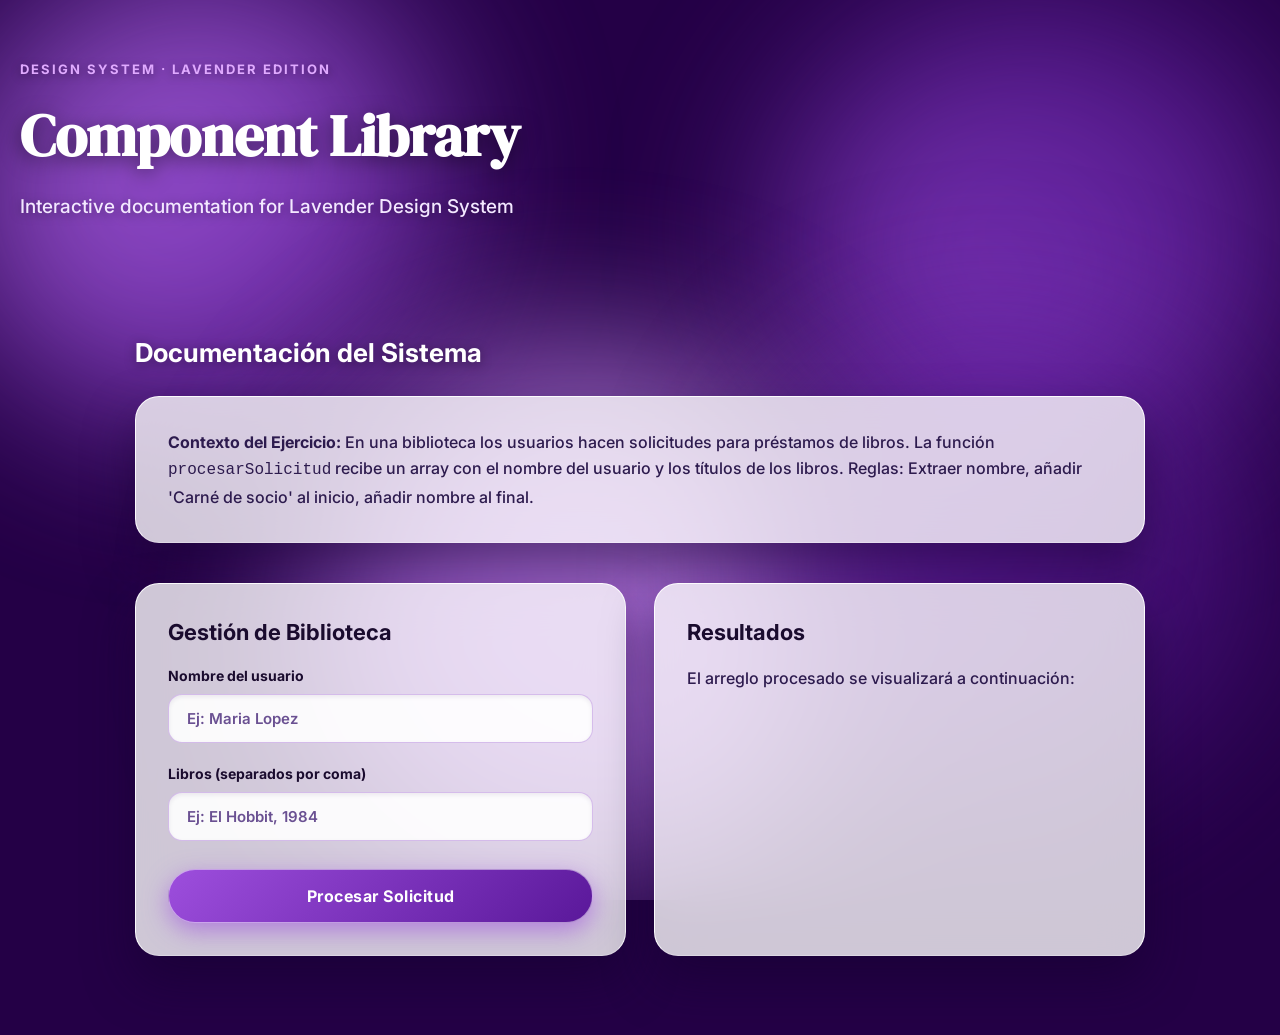
<file: Index.html>
<!DOCTYPE html>
<html lang="es">

<head>
    <meta charset="UTF-8">
    <meta name="viewport" content="width=device-width, initial-scale=1.0">
    <title>Lavender DS</title>
    <link rel="stylesheet" href="style.css">
</head>

<body>
    <!-- Background Waves 3D Container -->
    <div class="background-waves">
        <svg class="wave wave-1" viewBox="0 0 600 600" xmlns="http://www.w3.org/2000/svg">
            <defs>
                <linearGradient id="grad1" x1="0%" y1="0%" x2="100%" y2="100%">
                    <stop offset="0%" stop-color="#C77DFF" />
                    <stop offset="100%" stop-color="#7B2CBF" />
                </linearGradient>
            </defs>
            <path fill="url(#grad1)"
                d="M410,320Q370,390,300,410Q230,430,160,380Q90,330,110,240Q130,150,220,120Q310,90,380,150Q450,210,410,320Z" />
        </svg>

        <svg class="wave wave-2" viewBox="0 0 600 600" xmlns="http://www.w3.org/2000/svg">
            <defs>
                <linearGradient id="grad2" x1="0%" y1="100%" x2="100%" y2="0%">
                    <stop offset="0%" stop-color="#9D4EDD" />
                    <stop offset="100%" stop-color="#5A189A" />
                </linearGradient>
            </defs>
            <path fill="url(#grad2)"
                d="M430,350Q380,450,280,440Q180,430,130,340Q80,250,150,170Q220,90,330,110Q440,130,460,240Q480,350,430,350Z" />
        </svg>

        <svg class="wave wave-3" viewBox="0 0 600 600" xmlns="http://www.w3.org/2000/svg">
            <defs>
                <linearGradient id="grad3" x1="100%" y1="0%" x2="0%" y2="100%">
                    <stop offset="0%" stop-color="#E0AAFF" />
                    <stop offset="100%" stop-color="#9D4EDD" />
                </linearGradient>
            </defs>
            <path fill="url(#grad3)"
                d="M450,330Q400,410,310,430Q220,450,150,380Q80,310,120,210Q160,110,260,100Q360,90,420,170Q480,250,450,330Z" />
        </svg>

        <svg class="wave wave-4" viewBox="0 0 600 600" xmlns="http://www.w3.org/2000/svg">
            <defs>
                <linearGradient id="grad4" x1="0%" y1="0%" x2="100%" y2="100%">
                    <stop offset="0%" stop-color="#7B2CBF" />
                    <stop offset="100%" stop-color="#3C096C" />
                </linearGradient>
            </defs>
            <path fill="url(#grad4)"
                d="M420,340Q350,430,260,420Q170,410,120,320Q70,230,140,140Q210,50,320,80Q430,110,460,210Q490,310,420,340Z" />
        </svg>
    </div>

    <!-- Hero Section -->
    <header class="hero">
        <p class="hero-eyebrow">DESIGN SYSTEM &middot; LAVENDER EDITION</p>
        <h1 class="hero-title">Component Library</h1>
        <p class="hero-subtitle">Interactive documentation for Lavender Design System</p>

    </header>

    <!-- Main Content -->
    <main class="container">
        <!-- Documentación del Sistema -->
        <section>
            <h2 class="section-title">Documentación del Sistema</h2>
            <article class="rule-card">
                <p><strong>Contexto del Ejercicio:</strong> En una biblioteca los usuarios hacen solicitudes para
                    préstamos de libros. La función <code>procesarSolicitud</code> recibe un array con el nombre del
                    usuario y los títulos de los libros. Reglas: Extraer nombre, añadir 'Carné de socio' al inicio,
                    añadir nombre al final.</p>
            </article>
        </section>

        <!-- Interfaz Interactiva de 2 Columnas -->
        <section class="two-columns">

            <!-- Columna Izquierda: Formulario -->
            <article class="rule-card">
                <h3 class="card-title">Gestión de Biblioteca</h3>
                <div class="input-group">
                    <label for="userName">Nombre del usuario</label>
                    <input type="text" id="userName" class="input-control" placeholder="Ej: Maria Lopez">
                </div>
                <div class="input-group">
                    <label for="bookList">Libros (separados por coma)</label>
                    <input type="text" id="bookList" class="input-control" placeholder="Ej: El Hobbit, 1984">
                </div>
                <button id="processBtn" class="btn-primary">Procesar Solicitud</button>
            </article>

            <!-- Columna Derecha: Resultados -->
            <article class="rule-card results-card">
                <h3 class="card-title">Resultados</h3>
                <p>El arreglo procesado se visualizará a continuación:</p>
                <div id="resultContainer" class="tag-container">
                    <!-- Las etiquetas dinámicas (spans) se inyectarán aquí -->
                </div>
            </article>

        </section>
    </main>

    <script src="app.js"></script>
</body>

</html>
</file>
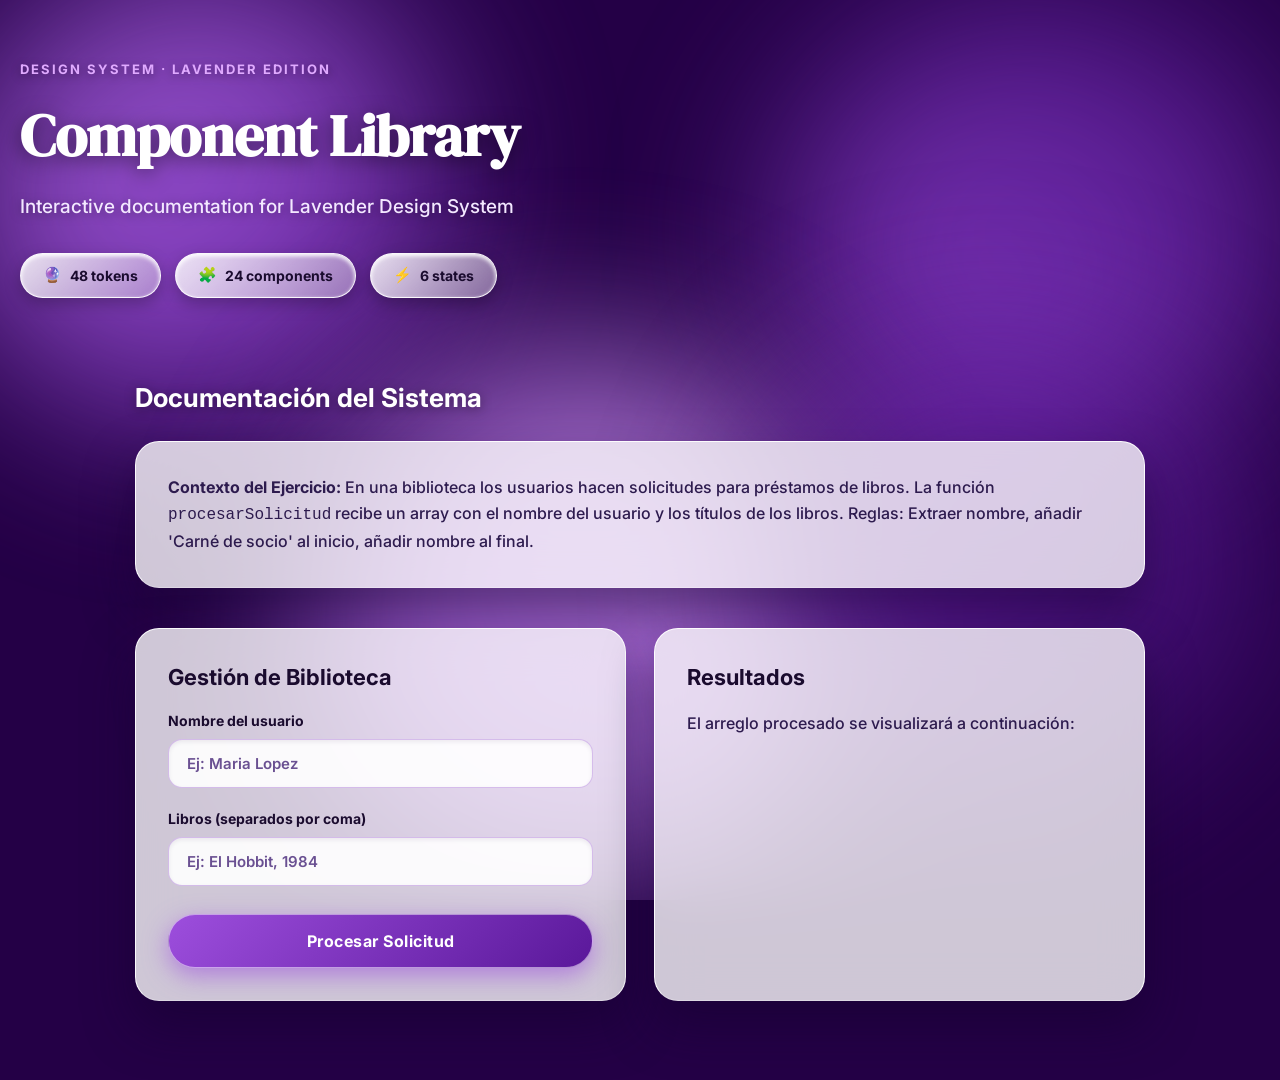
<file: BIBLIOTECA 2026/Index.html>
<!DOCTYPE html>
<html lang="es">
<head>
    <meta charset="UTF-8">
    <meta name="viewport" content="width=device-width, initial-scale=1.0">
    <title>Lavender DS</title>
    <link rel="stylesheet" href="style.css">
</head>
<body>
    <!-- Background Waves 3D Container -->
    <div class="background-waves">
        <svg class="wave wave-1" viewBox="0 0 600 600" xmlns="http://www.w3.org/2000/svg">
            <defs>
                <linearGradient id="grad1" x1="0%" y1="0%" x2="100%" y2="100%">
                    <stop offset="0%" stop-color="#C77DFF" />
                    <stop offset="100%" stop-color="#7B2CBF" />
                </linearGradient>
            </defs>
            <path fill="url(#grad1)" d="M410,320Q370,390,300,410Q230,430,160,380Q90,330,110,240Q130,150,220,120Q310,90,380,150Q450,210,410,320Z" />
        </svg>

        <svg class="wave wave-2" viewBox="0 0 600 600" xmlns="http://www.w3.org/2000/svg">
            <defs>
                <linearGradient id="grad2" x1="0%" y1="100%" x2="100%" y2="0%">
                    <stop offset="0%" stop-color="#9D4EDD" />
                    <stop offset="100%" stop-color="#5A189A" />
                </linearGradient>
            </defs>
            <path fill="url(#grad2)" d="M430,350Q380,450,280,440Q180,430,130,340Q80,250,150,170Q220,90,330,110Q440,130,460,240Q480,350,430,350Z" />
        </svg>

        <svg class="wave wave-3" viewBox="0 0 600 600" xmlns="http://www.w3.org/2000/svg">
            <defs>
                <linearGradient id="grad3" x1="100%" y1="0%" x2="0%" y2="100%">
                    <stop offset="0%" stop-color="#E0AAFF" />
                    <stop offset="100%" stop-color="#9D4EDD" />
                </linearGradient>
            </defs>
            <path fill="url(#grad3)" d="M450,330Q400,410,310,430Q220,450,150,380Q80,310,120,210Q160,110,260,100Q360,90,420,170Q480,250,450,330Z" />
        </svg>

        <svg class="wave wave-4" viewBox="0 0 600 600" xmlns="http://www.w3.org/2000/svg">
            <defs>
                <linearGradient id="grad4" x1="0%" y1="0%" x2="100%" y2="100%">
                    <stop offset="0%" stop-color="#7B2CBF" />
                    <stop offset="100%" stop-color="#3C096C" />
                </linearGradient>
            </defs>
            <path fill="url(#grad4)" d="M420,340Q350,430,260,420Q170,410,120,320Q70,230,140,140Q210,50,320,80Q430,110,460,210Q490,310,420,340Z" />
        </svg>
    </div>

    <!-- Hero Section -->
    <header class="hero">
        <p class="hero-eyebrow">DESIGN SYSTEM &middot; LAVENDER EDITION</p>
        <h1 class="hero-title">Component Library</h1>
        <p class="hero-subtitle">Interactive documentation for Lavender Design System</p>
        <div class="hero-tags">
            <span class="hero-tag">48 tokens</span>
            <span class="hero-tag">24 components</span>
            <span class="hero-tag">6 states</span>
        </div>
    </header>

    <!-- Main Content -->
    <main class="container">
        <!-- Documentación del Sistema -->
        <section>
            <h2 class="section-title">Documentación del Sistema</h2>
            <article class="rule-card">
                <p><strong>Contexto del Ejercicio:</strong> En una biblioteca los usuarios hacen solicitudes para préstamos de libros. La función <code>procesarSolicitud</code> recibe un array con el nombre del usuario y los títulos de los libros. Reglas: Extraer nombre, añadir 'Carné de socio' al inicio, añadir nombre al final.</p>
            </article>
        </section>

        <!-- Interfaz Interactiva de 2 Columnas -->
        <section class="two-columns">
            
            <!-- Columna Izquierda: Formulario -->
            <article class="rule-card">
                <h3 class="card-title">Gestión de Biblioteca</h3>
                <div class="input-group">
                    <label for="userName">Nombre del usuario</label>
                    <input type="text" id="userName" class="input-control" placeholder="Ej: Maria Lopez">
                </div>
                <div class="input-group">
                    <label for="bookList">Libros (separados por coma)</label>
                    <input type="text" id="bookList" class="input-control" placeholder="Ej: El Hobbit, 1984">
                </div>
                <button id="processBtn" class="btn-primary">Procesar Solicitud</button>
            </article>

            <!-- Columna Derecha: Resultados -->
            <article class="rule-card results-card">
                <h3 class="card-title">Resultados</h3>
                <p>El arreglo procesado se visualizará a continuación:</p>
                <div id="resultContainer" class="tag-container">
                    <!-- Las etiquetas dinámicas (spans) se inyectarán aquí -->
                </div>
            </article>

        </section>
    </main>

    <script src="app.js"></script>
</body>
</html>
</file>
<file: style.css>
/* style.css - Lavender DS 3D Organic Waves Edition */
@import url('https://fonts.googleapis.com/css2?family=DM+Serif+Display&family=Inter:wght@400;500;600;700&display=swap');

:root {
    --color-bg-base: #240046;
    --color-text-dark: #1A0B2E;
    --color-text-body: #2D1B4E;
    
    --card-glass-bg: rgba(255, 255, 255, 0.75);
    --card-glass-border-top: 1.5px solid rgba(255, 255, 255, 0.9);
    --card-glass-border-bottom: 1.5px solid rgba(255, 255, 255, 0.3);
    --card-shadow: 0 24px 48px rgba(20, 0, 45, 0.5);
    
    --radius-sm: 10px;
    --radius-md: 14px;
    --radius-lg: 24px;
    --radius-pill: 999px;
}

* {
    box-sizing: border-box;
    margin: 0;
    padding: 0;
}

body {
    min-height: 100vh;
    background-color: var(--color-bg-base);
    font-family: 'Inter', sans-serif;
    color: var(--color-text-dark);
    line-height: 1.5;
    position: relative;
    overflow-x: hidden;
}

/* 1 & 2. Contenedor y Renderizado Volumétrico de Ondas SVG */
.background-waves {
    position: fixed;
    top: 0;
    left: 0;
    width: 100vw;
    height: 100vh;
    z-index: -1;
    overflow: hidden;
    background-color: #240046;
}

.wave {
    position: absolute;
    filter: blur(90px);
    opacity: 0.8;
    pointer-events: none;
    will-change: transform;
}

.wave-1 {
    width: 75vw;
    height: 75vw;
    max-width: 900px;
    max-height: 900px;
    top: -200px;
    left: -200px;
    animation: waveMove1 18s ease-in-out infinite alternate;
}

.wave-2 {
    width: 70vw;
    height: 70vw;
    max-width: 850px;
    max-height: 850px;
    top: -150px;
    right: -200px;
    animation: waveMove2 22s ease-in-out infinite alternate;
}

.wave-3 {
    width: 80vw;
    height: 80vw;
    max-width: 950px;
    max-height: 950px;
    bottom: -250px;
    left: 10%;
    animation: waveMove3 16s ease-in-out infinite alternate;
}

.wave-4 {
    width: 65vw;
    height: 65vw;
    max-width: 800px;
    max-height: 800px;
    bottom: -150px;
    right: -150px;
    animation: waveMove4 20s ease-in-out infinite alternate;
}

/* 3. Animaciones Orgánicas Flotantes en 3D */
@keyframes waveMove1 {
    0% {
        transform: translate(0, 0) rotate(0deg) scale(1);
    }
    50% {
        transform: translate(120px, 80px) rotate(45deg) scale(1.15);
    }
    100% {
        transform: translate(60px, 160px) rotate(90deg) scale(0.95);
    }
}

@keyframes waveMove2 {
    0% {
        transform: translate(0, 0) rotate(0deg) scale(1);
    }
    50% {
        transform: translate(-140px, 100px) rotate(-60deg) scale(1.2);
    }
    100% {
        transform: translate(-70px, 180px) rotate(-120deg) scale(1.05);
    }
}

@keyframes waveMove3 {
    0% {
        transform: translate(0, 0) rotate(0deg) scale(1);
    }
    50% {
        transform: translate(90px, -120px) rotate(30deg) scale(1.1);
    }
    100% {
        transform: translate(-80px, -60px) rotate(75deg) scale(0.9);
    }
}

@keyframes waveMove4 {
    0% {
        transform: translate(0, 0) rotate(0deg) scale(1);
    }
    50% {
        transform: translate(-100px, -100px) rotate(-45deg) scale(1.25);
    }
    100% {
        transform: translate(40px, -150px) rotate(-90deg) scale(1);
    }
}

.container {
    max-width: 1050px;
    margin: 0 auto;
    padding: 40px 20px;
    position: relative;
    z-index: 1;
}

/* Hero Section */
.hero {
    text-align: left;
    padding: 60px 20px 40px 20px;
    background-color: transparent;
    position: relative;
    z-index: 1;
}

.hero-eyebrow {
    font-size: 13px;
    font-weight: 700;
    color: #E0AAFF;
    text-transform: uppercase;
    letter-spacing: 2px;
    margin-bottom: 12px;
    text-shadow: 0 2px 10px rgba(0, 0, 0, 0.4);
}

.hero-title {
    font-family: 'DM Serif Display', serif;
    font-size: 58px;
    color: #FFFFFF;
    margin-bottom: 14px;
    letter-spacing: -0.5px;
    text-shadow: 0 4px 20px rgba(0, 0, 0, 0.5);
}

.hero-subtitle {
    font-size: 19px;
    color: #F3E8FF;
    margin-bottom: 32px;
    font-weight: 500;
    text-shadow: 0 2px 12px rgba(0, 0, 0, 0.4);
}

.hero-tags {
    display: flex;
    flex-wrap: wrap;
    justify-content: flex-start;
    gap: 14px;
}

/* Píldoras 3D (Etiquetas del Encabezado) */
.hero-tag {
    background: linear-gradient(135deg, rgba(255, 255, 255, 0.85), rgba(255, 255, 255, 0.35));
    backdrop-filter: blur(16px);
    -webkit-backdrop-filter: blur(16px);
    color: #1A0B2E;
    border: 1px solid rgba(255, 255, 255, 0.9);
    padding: 10px 22px;
    border-radius: var(--radius-pill);
    font-size: 14px;
    font-weight: 700;
    display: inline-flex;
    align-items: center;
    gap: 8px;
    box-shadow: inset 0 2px 4px rgba(255, 255, 255, 1), 0 6px 16px rgba(0, 0, 0, 0.25);
    transition: transform 0.25s ease, box-shadow 0.25s ease;
}

.hero-tag:nth-child(1)::before {
    content: '🔮';
    font-size: 15px;
}

.hero-tag:nth-child(2)::before {
    content: '🧩';
    font-size: 15px;
}

.hero-tag:nth-child(3)::before {
    content: '⚡';
    font-size: 15px;
}

.hero-tag:hover {
    transform: translateY(-2px) scale(1.03);
    box-shadow: inset 0 2px 4px rgba(255, 255, 255, 1), 0 10px 24px rgba(0, 0, 0, 0.35);
}

/* Layout & Sections */
section {
    margin-bottom: 40px;
    position: relative;
    z-index: 1;
}

.section-title {
    font-size: 26px;
    font-weight: 700;
    margin-bottom: 24px;
    color: #FFFFFF;
    text-shadow: 0 2px 12px rgba(0, 0, 0, 0.4);
}

.two-columns {
    display: grid;
    grid-template-columns: 1fr 1fr;
    gap: 28px;
}

@media (max-width: 768px) {
    .two-columns {
        grid-template-columns: 1fr;
    }
}

/* 4. Contraste de las Tarjetas (Glassmorphism) */
.rule-card {
    position: relative;
    z-index: 1;
    background: rgba(255, 255, 255, 0.78);
    backdrop-filter: blur(24px);
    -webkit-backdrop-filter: blur(24px);
    border: 1.5px solid rgba(255, 255, 255, 0.9);
    border-bottom: 1.5px solid rgba(255, 255, 255, 0.3);
    border-radius: var(--radius-lg);
    padding: 32px;
    box-shadow: 0 24px 48px rgba(20, 0, 45, 0.5);
    transition: transform 0.3s ease, box-shadow 0.3s ease;
}

.rule-card:hover {
    transform: translateY(-5px);
    box-shadow: 0 32px 64px rgba(20, 0, 45, 0.6), 0 0 30px rgba(199, 125, 255, 0.4);
}

.card-title {
    font-size: 22px;
    font-weight: 700;
    margin-bottom: 16px;
    color: #1A0B2E;
}

.rule-card p {
    color: #2D1B4E;
    font-size: 16px;
    line-height: 1.65;
    font-weight: 500;
}

/* Elementos de Formulario */
.input-group {
    display: flex;
    flex-direction: column;
    gap: 8px;
    margin-bottom: 20px;
}

.input-group label {
    font-size: 14px;
    font-weight: 700;
    color: #1A0B2E;
}

.input-control {
    padding: 14px 18px;
    border: 1.5px solid rgba(123, 44, 191, 0.3);
    background: rgba(255, 255, 255, 0.9);
    border-radius: var(--radius-md);
    font-family: 'Inter', sans-serif;
    font-size: 15px;
    color: #1A0B2E;
    font-weight: 600;
    outline: none;
    box-shadow: inset 0 2px 4px rgba(36, 0, 70, 0.08);
    transition: all 0.3s ease;
}

.input-control::placeholder {
    color: #6A5092;
}

.input-control:focus {
    border-color: #9D4EDD;
    background: #FFFFFF;
    box-shadow: inset 0 2px 4px rgba(36, 0, 70, 0.08), 0 0 16px rgba(157, 78, 221, 0.5);
}

/* Botón Neón Vibrante */
.btn-primary {
    background-image: linear-gradient(135deg, #9D4EDD 0%, #5A189A 100%);
    color: #FFFFFF;
    border: 1px solid rgba(255, 255, 255, 0.5);
    border-radius: var(--radius-pill);
    padding: 16px 28px;
    font-size: 16px;
    font-weight: 700;
    cursor: pointer;
    font-family: 'Inter', sans-serif;
    letter-spacing: 0.5px;
    box-shadow: 0 8px 24px rgba(157, 78, 221, 0.6);
    width: 100%;
    margin-top: 8px;
    transition: transform 0.25s ease, box-shadow 0.25s ease, background-image 0.25s ease;
}

.btn-primary:hover {
    background-image: linear-gradient(135deg, #B16BFF 0%, #6E22B8 100%);
    box-shadow: 0 12px 36px rgba(157, 78, 221, 0.9), 0 0 20px rgba(255, 255, 255, 0.5);
    transform: translateY(-2px);
}

.btn-primary:active {
    transform: translateY(1px) scale(0.98);
}

/* Resultados y Contenedor de Tags */
.tag-container {
    display: flex;
    flex-wrap: wrap;
    gap: 10px;
    margin-top: 24px;
}

.tag {
    background: linear-gradient(135deg, #9D4EDD 0%, #5A189A 100%);
    color: #FFFFFF;
    border: 1px solid rgba(255, 255, 255, 0.4);
    padding: 6px 16px;
    border-radius: var(--radius-pill);
    font-size: 14px;
    font-weight: 600;
    box-shadow: 0 4px 14px rgba(90, 24, 154, 0.4);
}

/* Historial de Resultados */
.results-card {
    max-height: 420px;
    overflow-y: auto;
}

.results-card::-webkit-scrollbar {
    width: 6px;
}
.results-card::-webkit-scrollbar-track {
    background: rgba(36, 0, 70, 0.1);
    border-radius: 10px;
}
.results-card::-webkit-scrollbar-thumb {
    background: rgba(157, 78, 221, 0.6);
    border-radius: 10px;
}

.result-item {
    background: rgba(255, 255, 255, 0.7);
    backdrop-filter: blur(12px);
    -webkit-backdrop-filter: blur(12px);
    border: 1px solid rgba(255, 255, 255, 0.85);
    border-radius: var(--radius-md);
    padding: 18px;
    margin-bottom: 14px;
    box-shadow: 0 8px 24px rgba(20, 0, 45, 0.2);
    animation: slideIn 0.4s ease forwards;
}

.record-id {
    font-size: 12px;
    color: #5A189A;
    font-weight: 700;
    text-transform: uppercase;
    letter-spacing: 1px;
    margin-bottom: 10px;
    display: block;
}

@keyframes slideIn {
    from {
        opacity: 0;
        transform: translateY(-12px);
    }
    to {
        opacity: 1;
        transform: translateY(0);
    }
}
</file>
<file: BIBLIOTECA 2026/style.css>
/* style.css - Lavender DS 3D Organic Waves Edition */
@import url('https://fonts.googleapis.com/css2?family=DM+Serif+Display&family=Inter:wght@400;500;600;700&display=swap');

:root {
    --color-bg-base: #240046;
    --color-text-dark: #1A0B2E;
    --color-text-body: #2D1B4E;
    
    --card-glass-bg: rgba(255, 255, 255, 0.75);
    --card-glass-border-top: 1.5px solid rgba(255, 255, 255, 0.9);
    --card-glass-border-bottom: 1.5px solid rgba(255, 255, 255, 0.3);
    --card-shadow: 0 24px 48px rgba(20, 0, 45, 0.5);
    
    --radius-sm: 10px;
    --radius-md: 14px;
    --radius-lg: 24px;
    --radius-pill: 999px;
}

* {
    box-sizing: border-box;
    margin: 0;
    padding: 0;
}

body {
    min-height: 100vh;
    background-color: var(--color-bg-base);
    font-family: 'Inter', sans-serif;
    color: var(--color-text-dark);
    line-height: 1.5;
    position: relative;
    overflow-x: hidden;
}

/* 1 & 2. Contenedor y Renderizado Volumétrico de Ondas SVG */
.background-waves {
    position: fixed;
    top: 0;
    left: 0;
    width: 100vw;
    height: 100vh;
    z-index: -1;
    overflow: hidden;
    background-color: #240046;
}

.wave {
    position: absolute;
    filter: blur(90px);
    opacity: 0.8;
    pointer-events: none;
    will-change: transform;
}

.wave-1 {
    width: 75vw;
    height: 75vw;
    max-width: 900px;
    max-height: 900px;
    top: -200px;
    left: -200px;
    animation: waveMove1 18s ease-in-out infinite alternate;
}

.wave-2 {
    width: 70vw;
    height: 70vw;
    max-width: 850px;
    max-height: 850px;
    top: -150px;
    right: -200px;
    animation: waveMove2 22s ease-in-out infinite alternate;
}

.wave-3 {
    width: 80vw;
    height: 80vw;
    max-width: 950px;
    max-height: 950px;
    bottom: -250px;
    left: 10%;
    animation: waveMove3 16s ease-in-out infinite alternate;
}

.wave-4 {
    width: 65vw;
    height: 65vw;
    max-width: 800px;
    max-height: 800px;
    bottom: -150px;
    right: -150px;
    animation: waveMove4 20s ease-in-out infinite alternate;
}

/* 3. Animaciones Orgánicas Flotantes en 3D */
@keyframes waveMove1 {
    0% {
        transform: translate(0, 0) rotate(0deg) scale(1);
    }
    50% {
        transform: translate(120px, 80px) rotate(45deg) scale(1.15);
    }
    100% {
        transform: translate(60px, 160px) rotate(90deg) scale(0.95);
    }
}

@keyframes waveMove2 {
    0% {
        transform: translate(0, 0) rotate(0deg) scale(1);
    }
    50% {
        transform: translate(-140px, 100px) rotate(-60deg) scale(1.2);
    }
    100% {
        transform: translate(-70px, 180px) rotate(-120deg) scale(1.05);
    }
}

@keyframes waveMove3 {
    0% {
        transform: translate(0, 0) rotate(0deg) scale(1);
    }
    50% {
        transform: translate(90px, -120px) rotate(30deg) scale(1.1);
    }
    100% {
        transform: translate(-80px, -60px) rotate(75deg) scale(0.9);
    }
}

@keyframes waveMove4 {
    0% {
        transform: translate(0, 0) rotate(0deg) scale(1);
    }
    50% {
        transform: translate(-100px, -100px) rotate(-45deg) scale(1.25);
    }
    100% {
        transform: translate(40px, -150px) rotate(-90deg) scale(1);
    }
}

.container {
    max-width: 1050px;
    margin: 0 auto;
    padding: 40px 20px;
    position: relative;
    z-index: 1;
}

/* Hero Section */
.hero {
    text-align: left;
    padding: 60px 20px 40px 20px;
    background-color: transparent;
    position: relative;
    z-index: 1;
}

.hero-eyebrow {
    font-size: 13px;
    font-weight: 700;
    color: #E0AAFF;
    text-transform: uppercase;
    letter-spacing: 2px;
    margin-bottom: 12px;
    text-shadow: 0 2px 10px rgba(0, 0, 0, 0.4);
}

.hero-title {
    font-family: 'DM Serif Display', serif;
    font-size: 58px;
    color: #FFFFFF;
    margin-bottom: 14px;
    letter-spacing: -0.5px;
    text-shadow: 0 4px 20px rgba(0, 0, 0, 0.5);
}

.hero-subtitle {
    font-size: 19px;
    color: #F3E8FF;
    margin-bottom: 32px;
    font-weight: 500;
    text-shadow: 0 2px 12px rgba(0, 0, 0, 0.4);
}

.hero-tags {
    display: flex;
    flex-wrap: wrap;
    justify-content: flex-start;
    gap: 14px;
}

/* Píldoras 3D (Etiquetas del Encabezado) */
.hero-tag {
    background: linear-gradient(135deg, rgba(255, 255, 255, 0.85), rgba(255, 255, 255, 0.35));
    backdrop-filter: blur(16px);
    -webkit-backdrop-filter: blur(16px);
    color: #1A0B2E;
    border: 1px solid rgba(255, 255, 255, 0.9);
    padding: 10px 22px;
    border-radius: var(--radius-pill);
    font-size: 14px;
    font-weight: 700;
    display: inline-flex;
    align-items: center;
    gap: 8px;
    box-shadow: inset 0 2px 4px rgba(255, 255, 255, 1), 0 6px 16px rgba(0, 0, 0, 0.25);
    transition: transform 0.25s ease, box-shadow 0.25s ease;
}

.hero-tag:nth-child(1)::before {
    content: '🔮';
    font-size: 15px;
}

.hero-tag:nth-child(2)::before {
    content: '🧩';
    font-size: 15px;
}

.hero-tag:nth-child(3)::before {
    content: '⚡';
    font-size: 15px;
}

.hero-tag:hover {
    transform: translateY(-2px) scale(1.03);
    box-shadow: inset 0 2px 4px rgba(255, 255, 255, 1), 0 10px 24px rgba(0, 0, 0, 0.35);
}

/* Layout & Sections */
section {
    margin-bottom: 40px;
    position: relative;
    z-index: 1;
}

.section-title {
    font-size: 26px;
    font-weight: 700;
    margin-bottom: 24px;
    color: #FFFFFF;
    text-shadow: 0 2px 12px rgba(0, 0, 0, 0.4);
}

.two-columns {
    display: grid;
    grid-template-columns: 1fr 1fr;
    gap: 28px;
}

@media (max-width: 768px) {
    .two-columns {
        grid-template-columns: 1fr;
    }
}

/* 4. Contraste de las Tarjetas (Glassmorphism) */
.rule-card {
    position: relative;
    z-index: 1;
    background: rgba(255, 255, 255, 0.78);
    backdrop-filter: blur(24px);
    -webkit-backdrop-filter: blur(24px);
    border: 1.5px solid rgba(255, 255, 255, 0.9);
    border-bottom: 1.5px solid rgba(255, 255, 255, 0.3);
    border-radius: var(--radius-lg);
    padding: 32px;
    box-shadow: 0 24px 48px rgba(20, 0, 45, 0.5);
    transition: transform 0.3s ease, box-shadow 0.3s ease;
}

.rule-card:hover {
    transform: translateY(-5px);
    box-shadow: 0 32px 64px rgba(20, 0, 45, 0.6), 0 0 30px rgba(199, 125, 255, 0.4);
}

.card-title {
    font-size: 22px;
    font-weight: 700;
    margin-bottom: 16px;
    color: #1A0B2E;
}

.rule-card p {
    color: #2D1B4E;
    font-size: 16px;
    line-height: 1.65;
    font-weight: 500;
}

/* Elementos de Formulario */
.input-group {
    display: flex;
    flex-direction: column;
    gap: 8px;
    margin-bottom: 20px;
}

.input-group label {
    font-size: 14px;
    font-weight: 700;
    color: #1A0B2E;
}

.input-control {
    padding: 14px 18px;
    border: 1.5px solid rgba(123, 44, 191, 0.3);
    background: rgba(255, 255, 255, 0.9);
    border-radius: var(--radius-md);
    font-family: 'Inter', sans-serif;
    font-size: 15px;
    color: #1A0B2E;
    font-weight: 600;
    outline: none;
    box-shadow: inset 0 2px 4px rgba(36, 0, 70, 0.08);
    transition: all 0.3s ease;
}

.input-control::placeholder {
    color: #6A5092;
}

.input-control:focus {
    border-color: #9D4EDD;
    background: #FFFFFF;
    box-shadow: inset 0 2px 4px rgba(36, 0, 70, 0.08), 0 0 16px rgba(157, 78, 221, 0.5);
}

/* Botón Neón Vibrante */
.btn-primary {
    background-image: linear-gradient(135deg, #9D4EDD 0%, #5A189A 100%);
    color: #FFFFFF;
    border: 1px solid rgba(255, 255, 255, 0.5);
    border-radius: var(--radius-pill);
    padding: 16px 28px;
    font-size: 16px;
    font-weight: 700;
    cursor: pointer;
    font-family: 'Inter', sans-serif;
    letter-spacing: 0.5px;
    box-shadow: 0 8px 24px rgba(157, 78, 221, 0.6);
    width: 100%;
    margin-top: 8px;
    transition: transform 0.25s ease, box-shadow 0.25s ease, background-image 0.25s ease;
}

.btn-primary:hover {
    background-image: linear-gradient(135deg, #B16BFF 0%, #6E22B8 100%);
    box-shadow: 0 12px 36px rgba(157, 78, 221, 0.9), 0 0 20px rgba(255, 255, 255, 0.5);
    transform: translateY(-2px);
}

.btn-primary:active {
    transform: translateY(1px) scale(0.98);
}

/* Resultados y Contenedor de Tags */
.tag-container {
    display: flex;
    flex-wrap: wrap;
    gap: 10px;
    margin-top: 24px;
}

.tag {
    background: linear-gradient(135deg, #9D4EDD 0%, #5A189A 100%);
    color: #FFFFFF;
    border: 1px solid rgba(255, 255, 255, 0.4);
    padding: 6px 16px;
    border-radius: var(--radius-pill);
    font-size: 14px;
    font-weight: 600;
    box-shadow: 0 4px 14px rgba(90, 24, 154, 0.4);
}

/* Historial de Resultados */
.results-card {
    max-height: 420px;
    overflow-y: auto;
}

.results-card::-webkit-scrollbar {
    width: 6px;
}
.results-card::-webkit-scrollbar-track {
    background: rgba(36, 0, 70, 0.1);
    border-radius: 10px;
}
.results-card::-webkit-scrollbar-thumb {
    background: rgba(157, 78, 221, 0.6);
    border-radius: 10px;
}

.result-item {
    background: rgba(255, 255, 255, 0.7);
    backdrop-filter: blur(12px);
    -webkit-backdrop-filter: blur(12px);
    border: 1px solid rgba(255, 255, 255, 0.85);
    border-radius: var(--radius-md);
    padding: 18px;
    margin-bottom: 14px;
    box-shadow: 0 8px 24px rgba(20, 0, 45, 0.2);
    animation: slideIn 0.4s ease forwards;
}

.record-id {
    font-size: 12px;
    color: #5A189A;
    font-weight: 700;
    text-transform: uppercase;
    letter-spacing: 1px;
    margin-bottom: 10px;
    display: block;
}

@keyframes slideIn {
    from {
        opacity: 0;
        transform: translateY(-12px);
    }
    to {
        opacity: 1;
        transform: translateY(0);
    }
}
</file>
